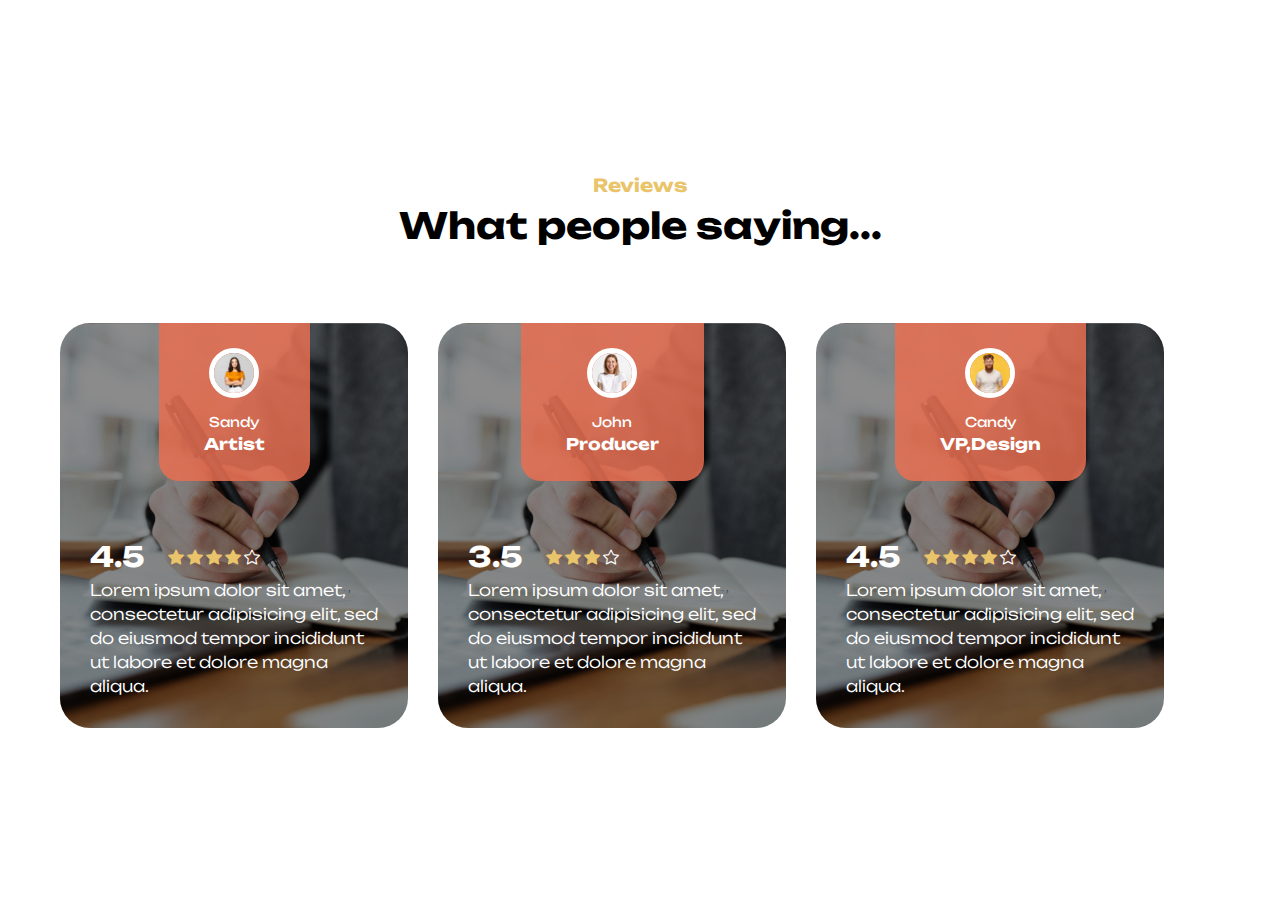
<file: task.html>
<!DOCTYPE html>
<html lang="en">
  <head>
    <meta charset="UTF-8" />
    <meta name="viewport" content="width=device-width, initial-scale=1.0" />
    <title>Document</title>
    <link rel="preconnect" href="https://fonts.googleapis.com" />
    <link rel="preconnect" href="https://fonts.gstatic.com" crossorigin />
    <link
      href="https://fonts.googleapis.com/css2?family=Unbounded:wght@200..900&display=swap"
      rel="stylesheet"
    />
    <link rel="stylesheet" href="https://cdn.jsdelivr.net/npm/bootstrap-icons@1.11.3/font/bootstrap-icons.min.css">
    <link rel="stylesheet" href="./task.css" />
  </head>
  <body>
    <div class="container">
      <div class="reviews">
        <div class="texts">
          <h4>Reviews</h4>
          <h1>What people saying...</h1>
        </div>
        <div class="cards">
            <div class="card">
                <div class="card-photo">
                    <img src="./portrait-beautiful-young-woman-standing-grey-wall.jpg" alt="">
                    <div class="card-img-text">
                        <h5>Sandy</h5>
                        <h4>Artist</h4>
                    </div>
                </div>
                <div class="card-text">
                    <div class="point-stars">
                        <p>4.5</p>
                        <i class="bi-star-fill"></i>
                        <i class="bi-star-fill"></i>
                        <i class="bi-star-fill"></i>
                        <i class="bi-star-fill"></i>
                        <i class="bi-star"></i>
                    </div>
                    <p>Lorem ipsum dolor sit amet, consectetur adipisicing elit, sed do eiusmod tempor incididunt ut labore et dolore magna aliqua.</p>
                </div>
            </div>
            <div class="card">
                <div class="card-photo">
                    <img src="./pretty-blonde-woman.jpg" alt="">
                    <div class="card-img-text">
                        <h5>John</h5>
                        <h4>Producer</h4>
                    </div>
                </div>
                <div class="card-text">
                    <div class="point-stars">
                        <p>3.5</p>
                        <i class="bi-star-fill"></i>
                        <i class="bi-star-fill"></i>
                        <i class="bi-star-fill"></i>
                        <i class="bi-star"></i>
                    </div>
                    <p>Lorem ipsum dolor sit amet, consectetur adipisicing elit, sed do eiusmod tempor incididunt ut labore et dolore magna aliqua.</p>
                </div>
            </div>
            <div class="card">
                <div class="card-photo">
                    <img src="./portrait-young-redhead-bearded-male.jpg" alt="">
                    <div class="card-img-text">
                        <h5>Candy</h5>
                        <h4>VP,Design</h4>
                    </div>
                </div>
                <div class="card-text">
                    <div class="point-stars">
                        <p>4.5</p>
                        <i class="bi-star-fill"></i>
                        <i class="bi-star-fill"></i>
                        <i class="bi-star-fill"></i>
                        <i class="bi-star-fill"></i>
                        <i class="bi-star"></i>
                    </div>
                    <p>Lorem ipsum dolor sit amet, consectetur adipisicing elit, sed do eiusmod tempor incididunt ut labore et dolore magna aliqua.</p>
                </div>
            </div>
        </div>
      </div>
    </div>

    <footer class="footer"></footer>
 </body>
</html>
</file>
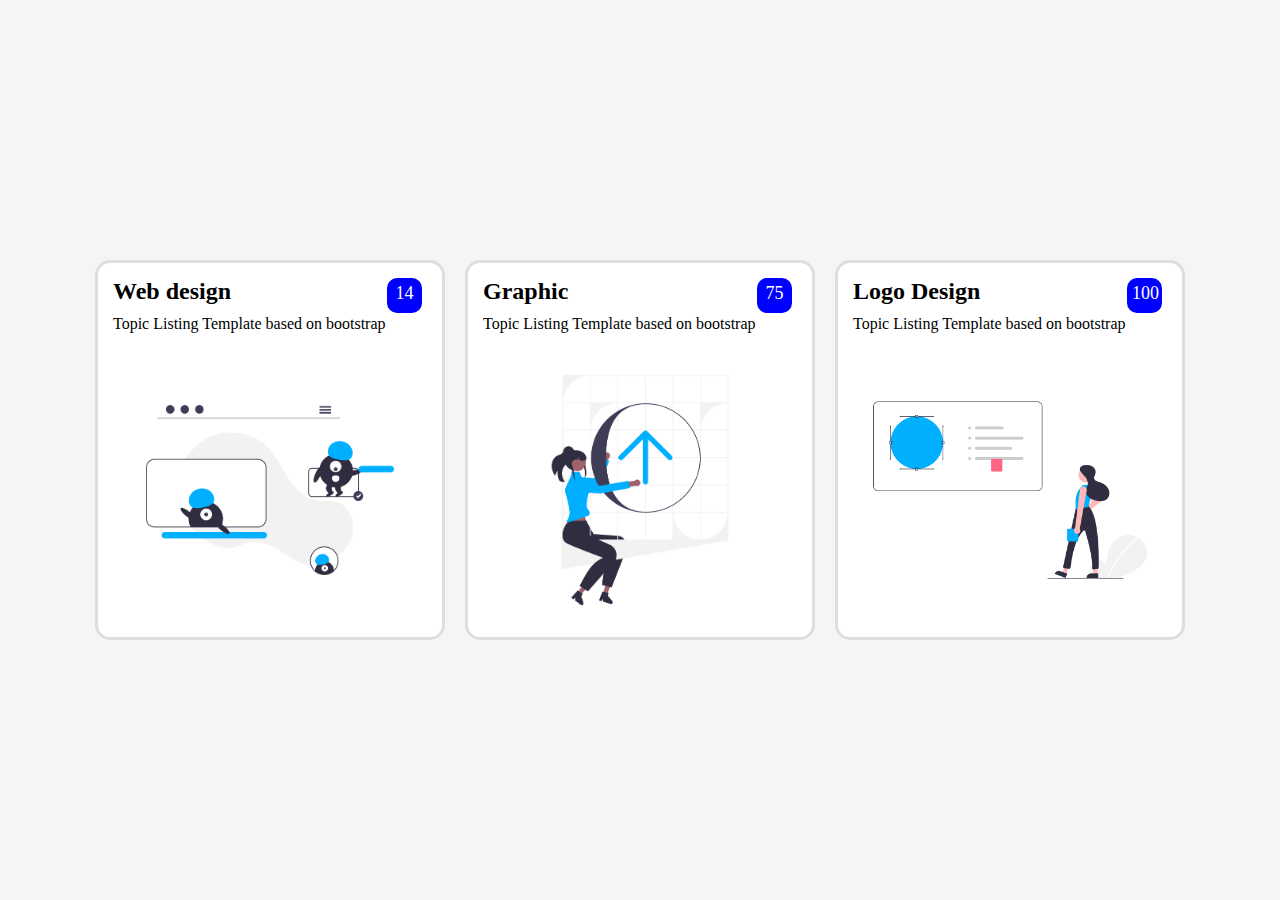
<file: task1.html>
<!DOCTYPE html>
<html lang="en">
<head>
    <meta charset="UTF-8">
    <meta name="viewport" content="width=device-width, initial-scale=1.0">
    <title>Document</title>
    <link rel="stylesheet" href="./task1.css">
</head>
<body>
    <div class="container">
        <div class="cards">
            <div class="card">
                <div class="header">
                    <h2>Web design</h2>
                    <p>Topic Listing Template based on bootstrap</p>
                    <div class="reqem"><span>14</span></div>
                </div>
                <div class="body">
                    <img src="./undraw_Remote_design_team_re_urdx.png" alt="">
                </div>
            </div>
            <div class="card">
                <div class="header">
                    <h2>Graphic</h2>
                    <p>Topic Listing Template based on bootstrap</p>
                    <div class="reqem"><span>75</span></div>
                </div>
                <div class="body">
                    <img src="./colleagues-working-cozy-office-medium-shot.png" alt="">
                </div>
            </div>
            <div class="card">
                <div class="header">
                    <h2>Logo Design</h2>
                    <p>Topic Listing Template based on bootstrap</p>
                    <div class="reqem"><span>100</span></div>
                </div>
                <div class="body">
                    <img src="./undraw_Redesign_feedback_re_jvm0.png" alt="">
                </div>
            </div>
        </div>
    </div>
</body>
</html>
</file>
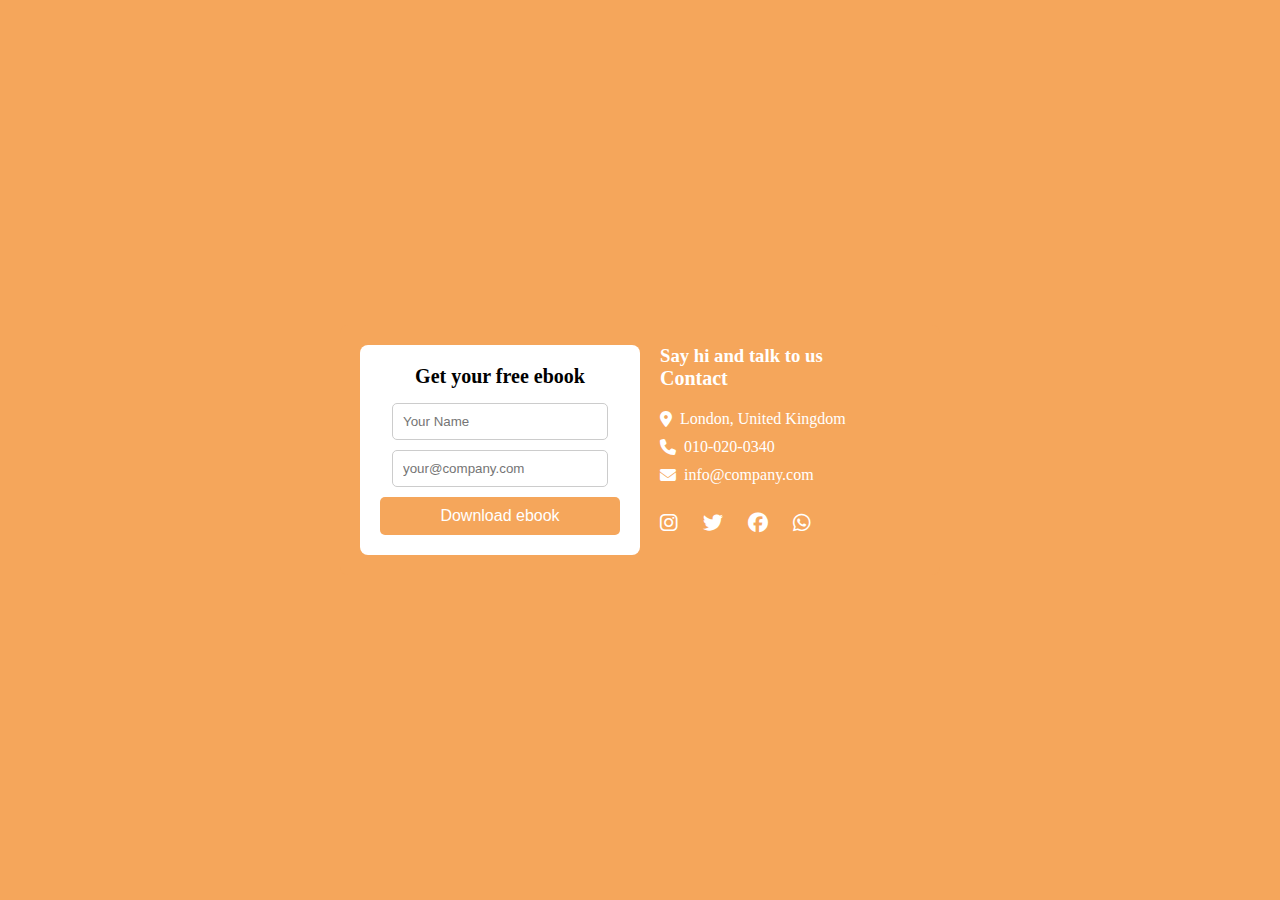
<file: task2.html>
<!DOCTYPE html>
<html lang="en">
<head>
    <meta charset="UTF-8">
    <meta name="viewport" content="width=device-width, initial-scale=1.0">
    <title>Document</title>
    <link rel="stylesheet" href="https://cdnjs.cloudflare.com/ajax/libs/font-awesome/6.7.2/css/all.min.css" integrity="sha512-Evv84Mr4kqVGRNSgIGL/F/aIDqQb7xQ2vcrdIwxfjThSH8CSR7PBEakCr51Ck+w+/U6swU2Im1vVX0SVk9ABhg==" crossorigin="anonymous" referrerpolicy="no-referrer" />
    <link rel="stylesheet" href="./task2.css">
</head>
<body>
    <div class="container">
        <div class="basliq">
            <h2 class="a">Get your free ebook</h2>
            <form>
                <input class="input" type="text" placeholder="Your Name">
                <input class="input" type="email" placeholder="your@company.com">
                <button type="submit" class="btn">Download ebook</button>
            </form>
        </div>
        <div class="contact">
            <h3>Say hi and talk to us</h3>
            <h2 class="a">Contact</h2>
            <p><i class="fas fa-map-marker-alt"></i> London, United Kingdom</p>
            <p><i class="fas fa-phone"></i> 010-020-0340</p>
            <p><i class="fas fa-envelope"></i> info@company.com</p>
            <div class="icons">
                <a href=""><i class="fab fa-instagram"></i></a>
                <a href=""><i class="fab fa-twitter"></i></a>
                <a href=""><i class="fab fa-facebook"></i></a>
                <a href=""><i class="fab fa-whatsapp"></i></a>
            </div>
        </div>
        
    </div>
</body>
</html>
</file>
<file: task.css>
*{
    margin: 0;
    padding: 0;
    box-sizing: border-box;
}
body {
    font-family: 'Unbounded', sans-serif;
    height: 100vh;
}

.container {
    width: 100%;
    max-width: 1160px;
    margin: 0 auto;
    height: 100%;
}

.cards {
    display: flex;
    gap: 30px;
}

.texts {
    text-align: center;
    line-height: 1.5;
    margin-bottom: 70px;
    h4 {
        font-size: 18px;
        color: #E9C46A;
        font-weight: 700;
    }
    h1 {
        font-size: 36px;
    }
}
.reviews {
    height: 100%;
    display: flex;
    flex-direction: column;
    justify-content: center;
    margin-bottom: 100px;
}
.card {
    background: url(./businessman-sitting-by-table-cafe.jpg);
    background-position: center;
    background-size: cover;
    width: 30%;
    display: flex;
    flex-direction: column;
    border-radius: 30px;
    position: relative;
    overflow: hidden;
    gap: 25px;
    
}
.card::after {
    content: "";
    position: absolute;
    top: 0;
    right: 0;
    bottom: 0;
    left: 0;
    pointer-events: none;
    background-color: rgba(0, 0, 0, 0.45);
}

.card-photo{
    background-color:rgba(231, 111, 81, 0.85) ;
    display: flex;
    flex-direction: column;
    padding: 25px 45px;
    margin-left: auto;
    margin-right: auto;
    line-height: 1.5;
    gap: 15px;
    border-bottom-left-radius: 20px;
    border-bottom-right-radius: 20px;
    align-items: center;
    z-index: 1;
    img {
        border:5px solid #fff ;
        width: 50px;
        height: 50px;
        border-radius: 50%;
        object-fit: cover;
    }
}

.card-img-text {
    color: #fff;
    text-align: center;

    h5 {
        font-weight: 400;
    }
}

.card-text {
    z-index: 2;
    padding: 30px;
    p {
        color: #fff;
        z-index: 22;
        line-height: 1.5;
        font-weight: 300;
    }

}
.point-stars {
    display: flex;
    align-items: center;
    gap: 3px;

    .bi-star-fill {
        color:#E9C46A ;
    }

    .bi-star {
        color: #fff;
    }
    p {
        font-size: 28px;
        margin-right: 20px;
        color: white;
        font-weight: 700;
    }
}

.footer {
    background: #F4A261;
    height: 500px;
}
</file>
<file: task1.css>
* {
    margin: 0;
    padding: 0;
    box-sizing: border-box;
}
body {
    display: flex;
    justify-content: center;
    align-items: center;
    height: 100vh;
    background-color: #f5f5f5;
}
.container {
    display: flex;
    flex-direction: column;
    align-items: center;
    justify-content: center;
    padding: 20px;
    width: 100%;
}
.cards {
    display: flex;
    align-items: center;
    gap: 20px;
    justify-content: center;
    flex-wrap: wrap;
    max-width: 1200px;
}
.card {
    border: 3px solid #dedede;
    border-radius: 15px;
    height: 380px;
    width: 350px;
    background-color: white;
    display: flex;
    flex-direction: column;
    overflow: hidden;
}
.header {
    display: flex;
    flex-direction: column;
    gap: 10px;
    padding: 15px;
    padding-bottom: 10px;
    position: relative;
}
.reqem {
    position: absolute;
    right: 20px;
    background-color: blue;
    font-size: large;
    text-align: center;
    padding: 5px;
    width: 35px;
    height: 35px;
    border-radius: 10px;
    color: white;
}
.body {
    flex-grow: 1;
    display: flex;
    align-items: center;
    justify-content: center;
    overflow: hidden;
}
.body img {
    max-width: 100%;
    max-height: 100%;
    object-fit: cover;
}
</file>
<file: task2.css>
* {
    margin: 0;
    padding: 0;
    box-sizing: border-box;
}

body {
    background-color: #f5a65b;
    display: flex;
    justify-content: center;
    align-items: center;
    height: 100vh;
    margin: 0;
}

.container {
    display: flex;
    background-color: #f5a65b;
    padding: 20px;
    border-radius: 8px;
    width: 600px;
}

.basliq {
    background: white;
    padding: 20px;
    border-radius: 8px;
    width: 50%;
    text-align: center;

}

.a {
    font-size: 20px;
    margin-bottom: 15px;
}

.input {

    width: 90%;
    padding: 10px;
    margin-bottom: 10px;
    border: 1px solid #ccc;
    border-radius: 5px;


}

.btn {
    background-color: #f5a65b;
    border: none;
    padding: 10px;
    width: 100%;
    color: white;
    font-size: 16px;
    border-radius: 5px;

}

.contact {
    display: flex;
    flex-direction: column;
    color: white;
    padding-left: 20px;
    width: 50%;
    position: relative;
}
.h3{
    color: #ffcf9d;
    font-size: 14px;
}
p{
    display: flex;
    align-items: center;
    gap: 8px;
    margin: 5px 0;
}
.icons{
    position: absolute;
   gap: 15px;
    display: flex;
    justify-content: center; 
    padding-top: 20px;
    bottom: 20px;
    
}
a{
    color: white;
    font-size: 20px;
    margin-right: 10px;
    text-decoration: none;
}
</file>
